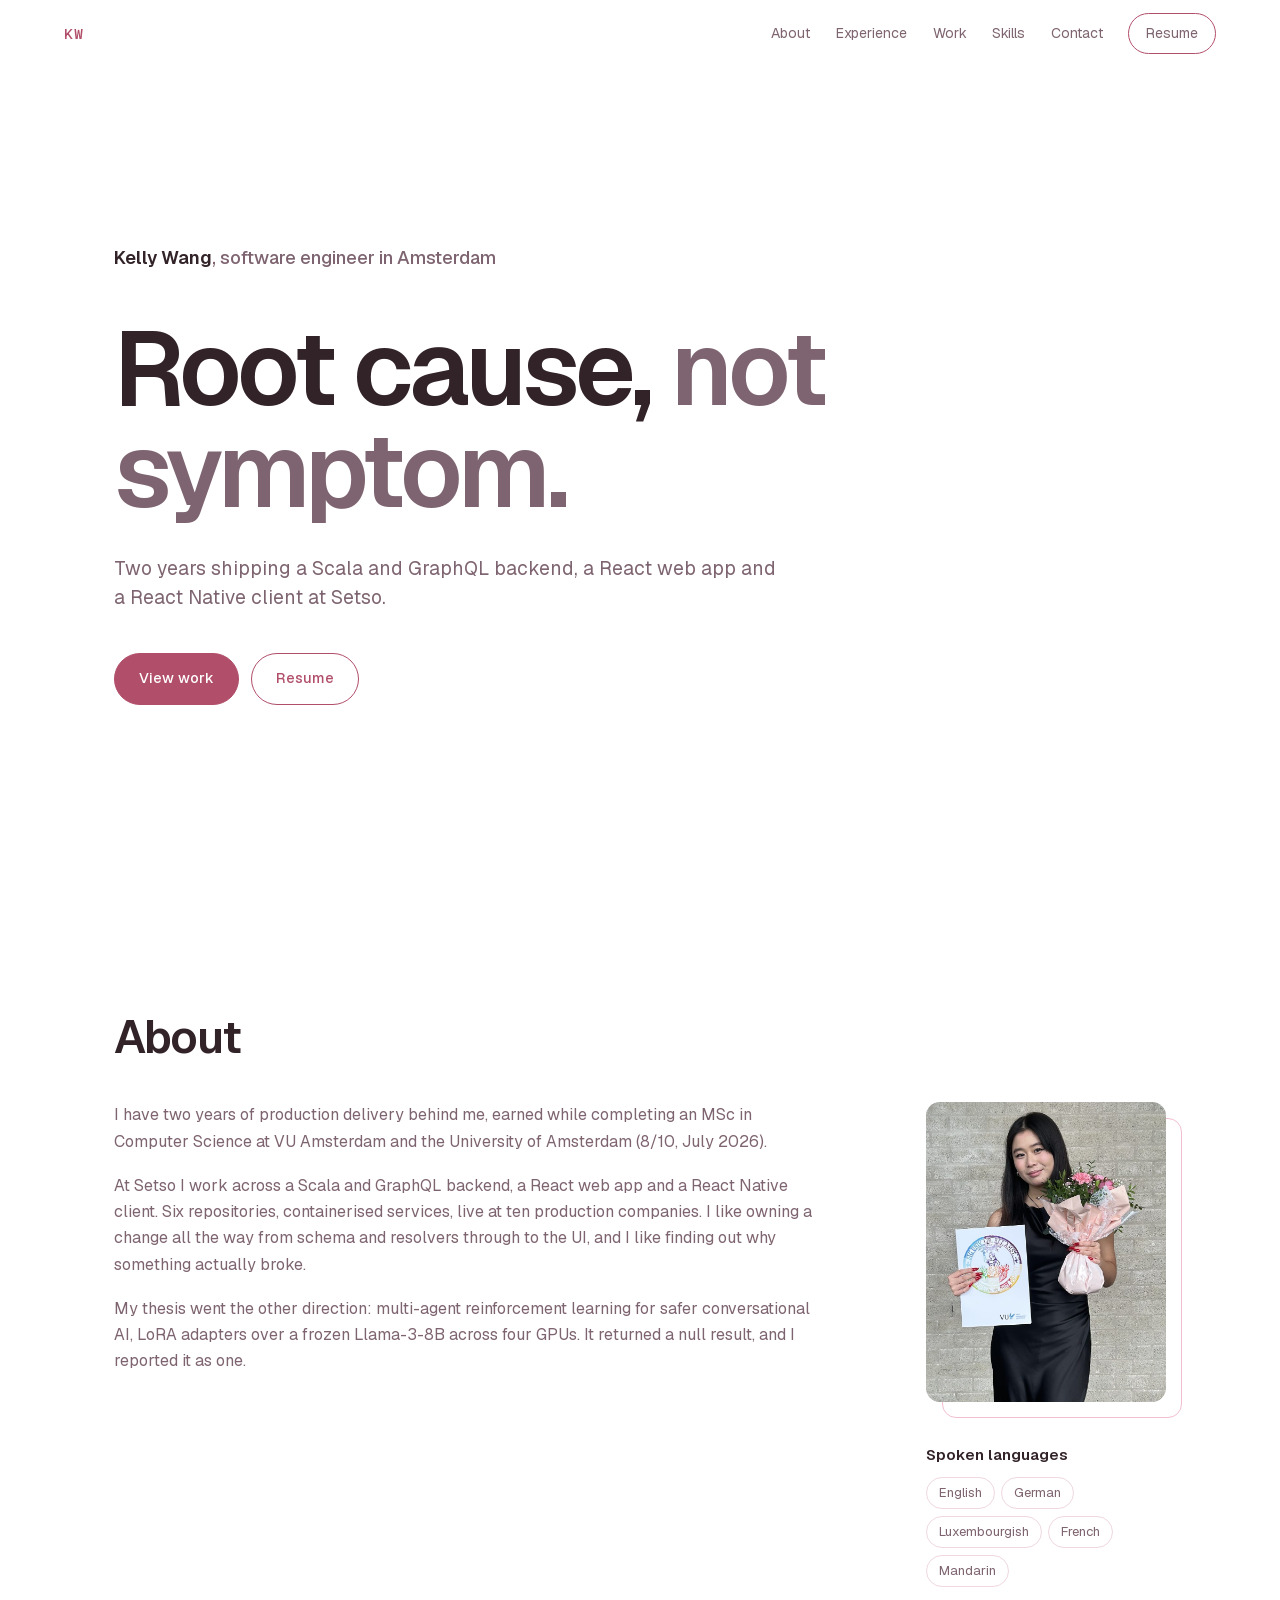
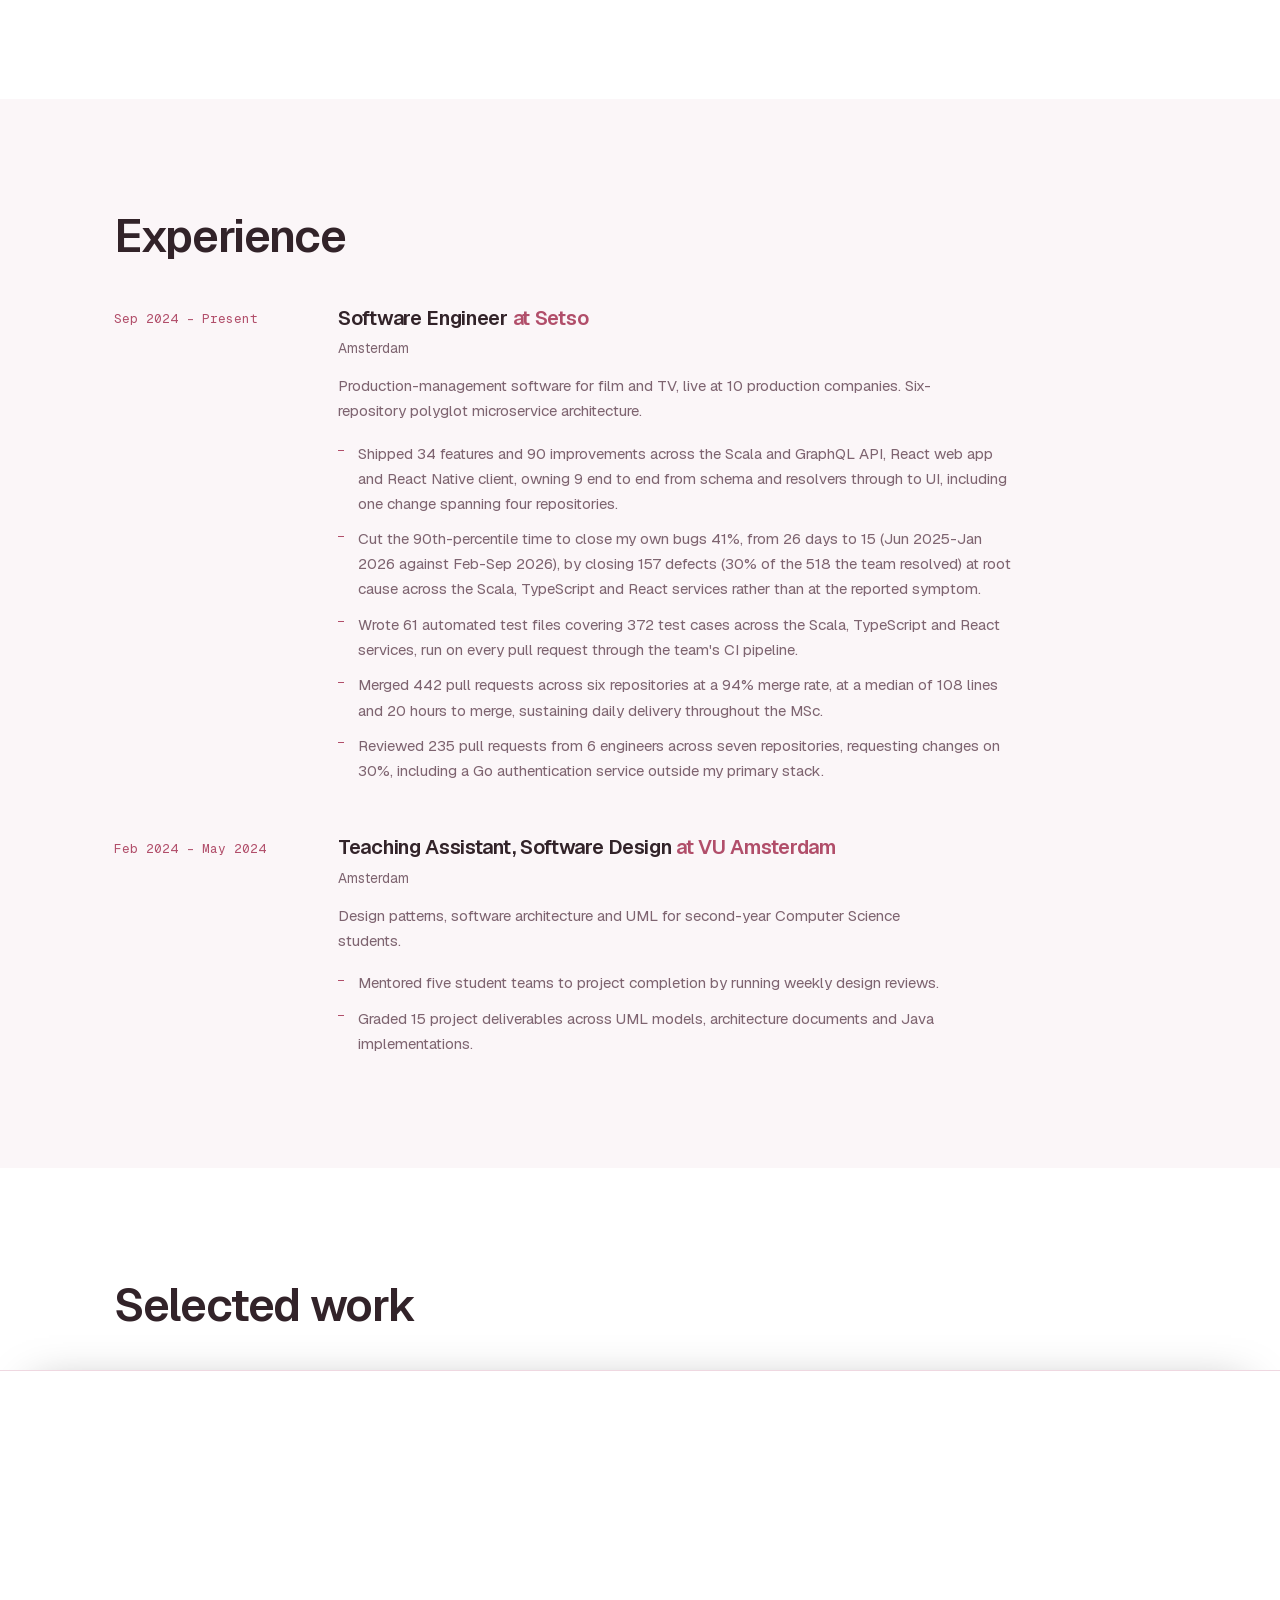
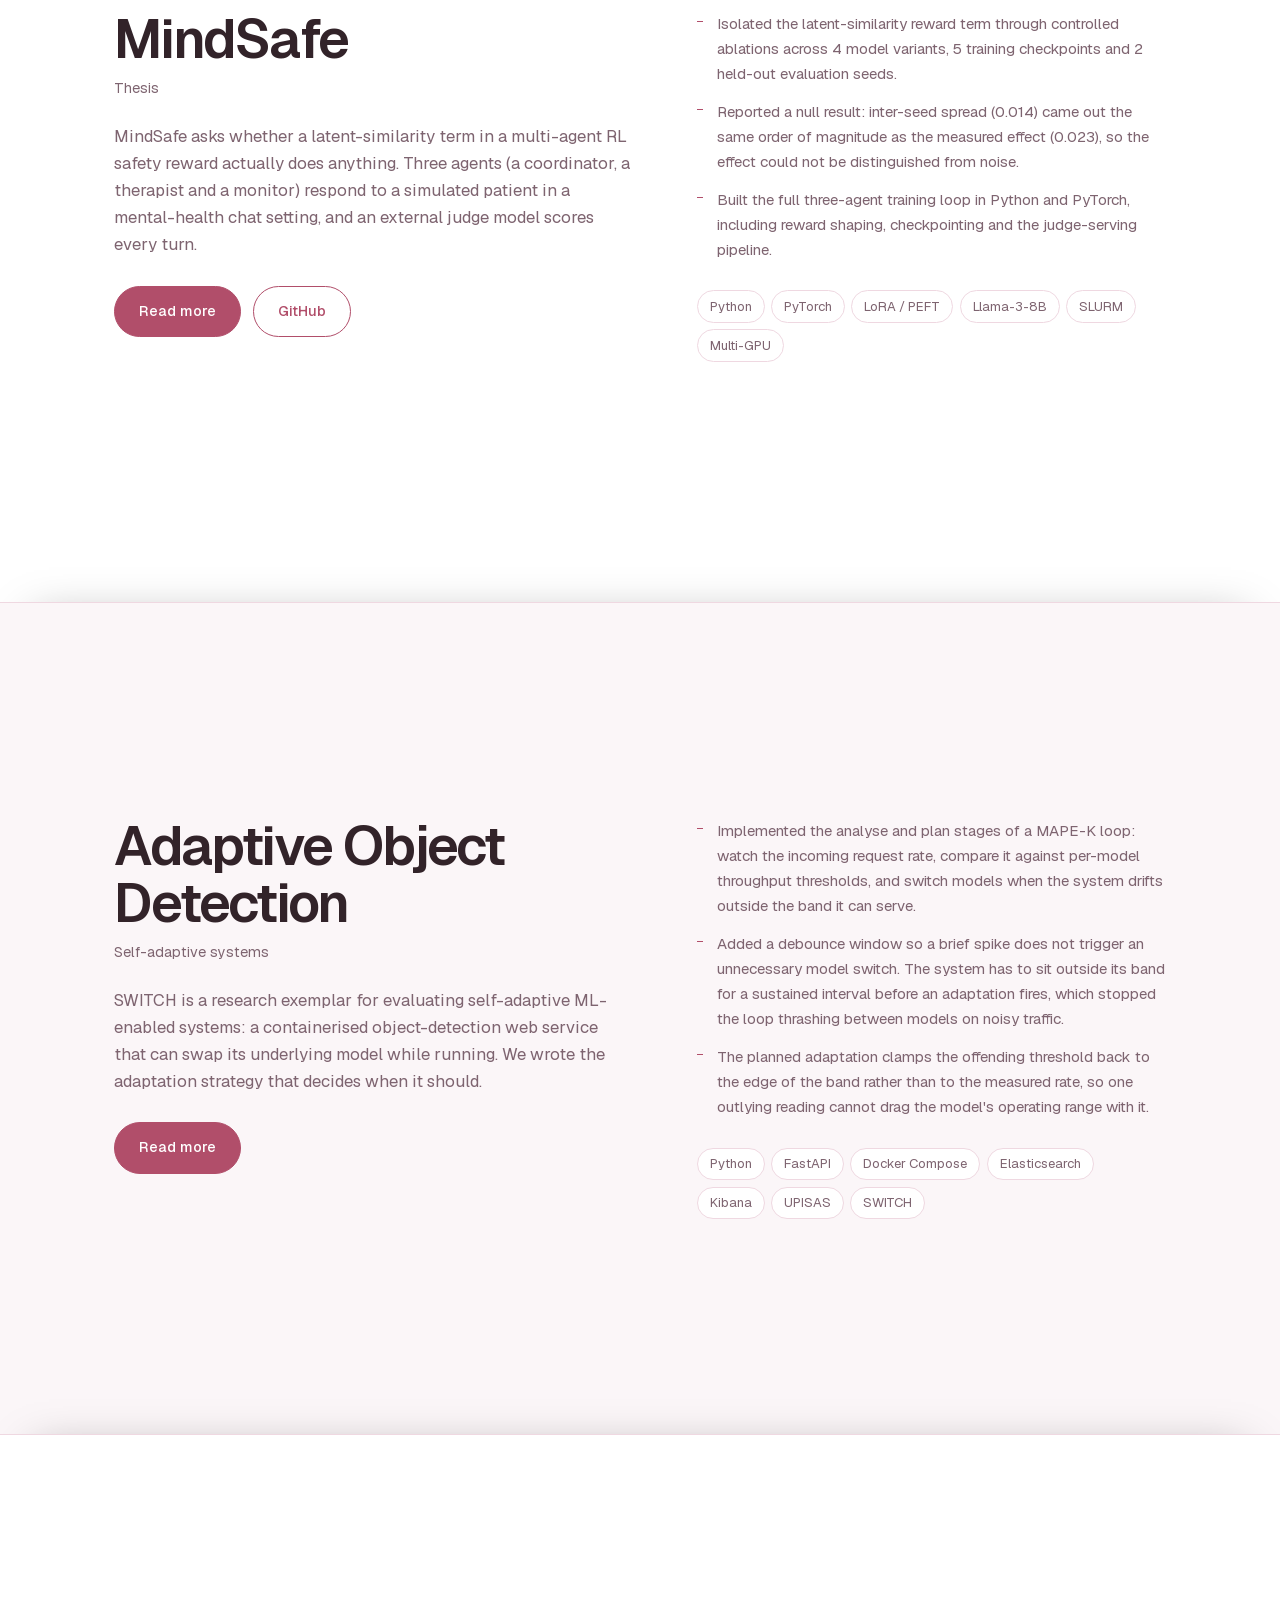
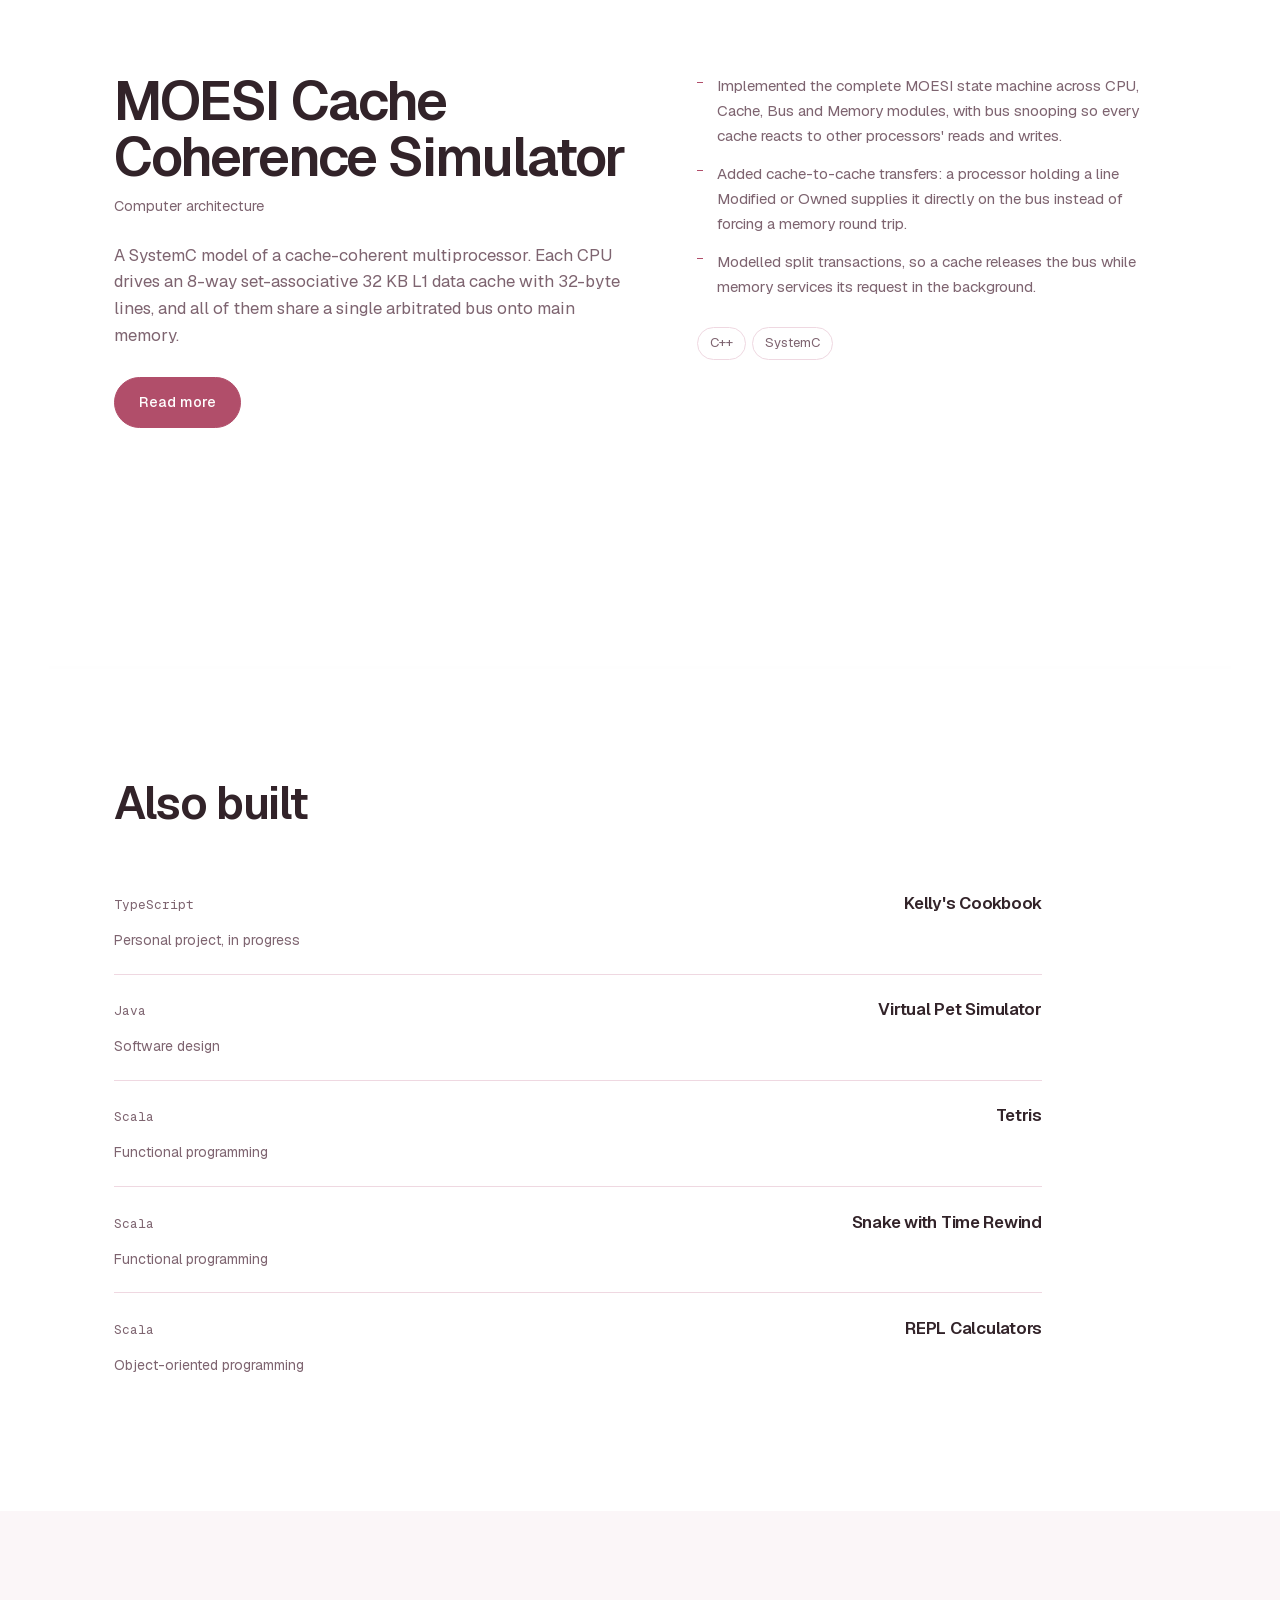
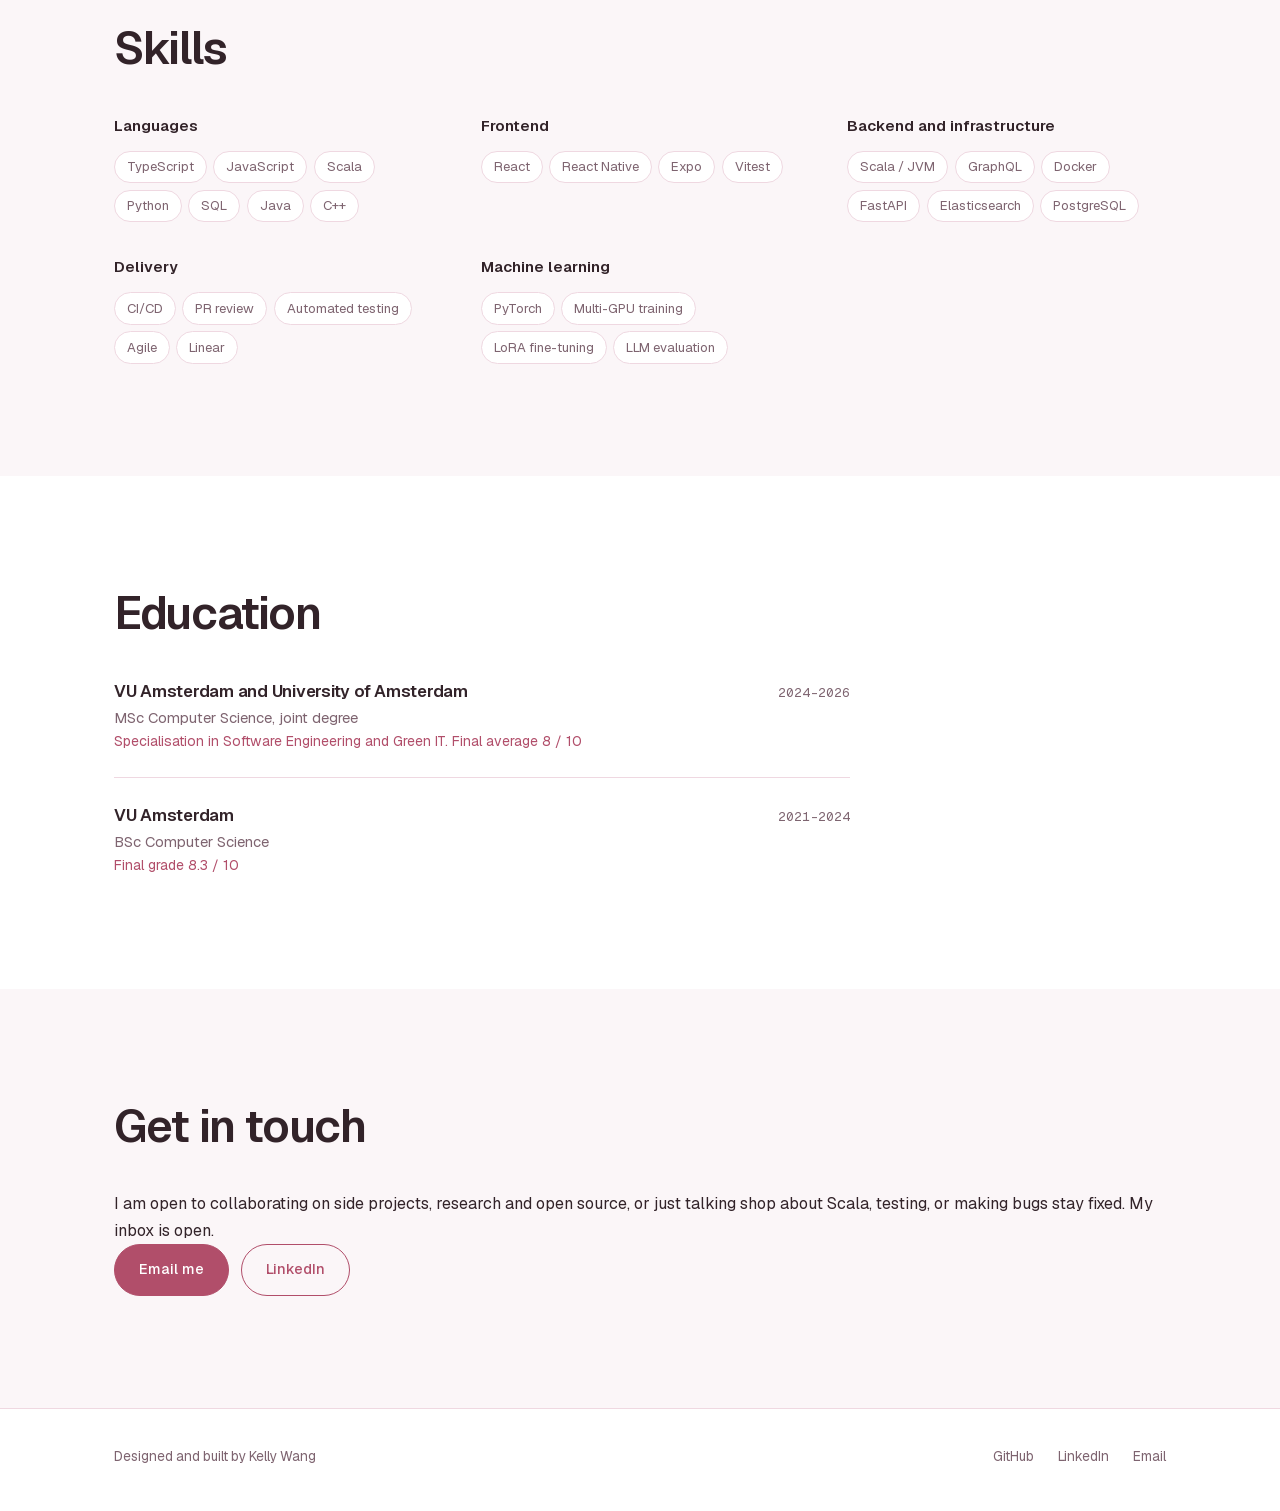
<file: index.html>
<!DOCTYPE html>
<html lang="en">
<head>
<meta charset="UTF-8" />
<meta name="viewport" content="width=device-width, initial-scale=1" />
<title>Kelly Wang | Software Engineer</title>
<meta name="description" content="Kelly Cheng Jie Wang, software engineer in Amsterdam. Scala, GraphQL, React and React Native." />
<link rel="preload" href="assets/fonts/geist-latin.woff2" as="font" type="font/woff2" crossorigin />
<link rel="stylesheet" href="css/styles.css" />
</head>
<body>

<nav class="nav" id="nav">
  <a href="#top" class="nav-mark">KW</a>
  <button class="nav-burger" id="burger" aria-expanded="false" aria-label="Menu"><span></span><span></span><span></span></button>
  <div class="nav-links" id="navlinks">
    <a href="#about">About</a>
    <a href="#experience">Experience</a>
    <a href="#work">Work</a>
    <a href="#skills">Skills</a>
    <a href="#contact">Contact</a>
    <a class="nav-cv" href="assets/KellyWang_CV.pdf" target="_blank" rel="noopener">Resume</a>
  </div>
</nav>

<header class="m-hero" id="top">
  <div class="wrap">
    <p class="m-who"><strong>Kelly Wang</strong>, software engineer in Amsterdam</p>
    <h1 class="m-claim">Root cause, <span class="soft">not symptom.</span></h1>
    <p class="m-sub" id="intro" data-copy="introAlt"></p>
    <div class="hero-actions">
      <a class="btn btn-solid" href="#work">View work</a>
      <a class="btn" href="assets/KellyWang_CV.pdf" target="_blank" rel="noopener">Resume</a>
    </div>
  </div>
</header>

<main>
  <section id="about">
    <div class="wrap">
      <h2 class="reveal">About</h2>
      <div class="about">
        <div class="reveal" id="abouttext"></div>
        <div class="reveal">
          <div class="hero-portrait" id="portrait"></div>
          <div class="langs reveal" id="langs" style="margin-top:2.5rem"></div>
        </div>
      </div>
    </div>
  </section>

  <section id="experience" class="alt">
    <div class="wrap">
      <h2 class="reveal">Experience</h2>
      <div class="jobs" id="jobs"></div>
    </div>
  </section>

  <section id="work" style="padding-bottom:0">
    <div class="wrap"><h2 class="reveal">Selected work</h2></div>
  </section>
  <div class="stack" id="stack"></div>

  <section id="more">
    <div class="wrap">
      <h2 class="reveal">Also built</h2>
      <ul class="minor reveal" id="minor"></ul>
    </div>
  </section>

  <section id="skills" class="alt">
    <div class="wrap">
      <h2 class="reveal">Skills</h2>
      <div class="skills reveal" id="skillgrid"></div>
    </div>
  </section>

  <section id="education">
    <div class="wrap">
      <h2 class="reveal">Education</h2>
      <div class="edu reveal" id="edu"></div>
    </div>
  </section>

  <section id="contact" class="alt">
    <div class="wrap">
      <h2 class="reveal">Get in touch</h2>
      <p class="reveal">I am open to collaborating on side projects, research and open source, or just talking shop about Scala, testing, or making bugs stay fixed. My inbox is open.</p>
      <div class="hero-actions reveal" id="contactactions"></div>
    </div>
  </section>
</main>

<footer>
  <div class="wrap row">
    <p>Designed and built by Kelly Wang</p>
    <nav id="footlinks"></nav>
  </div>
</footer>


<script src="js/data.js"></script>
<script src="js/site.js"></script>
</body>
</html>
</file>
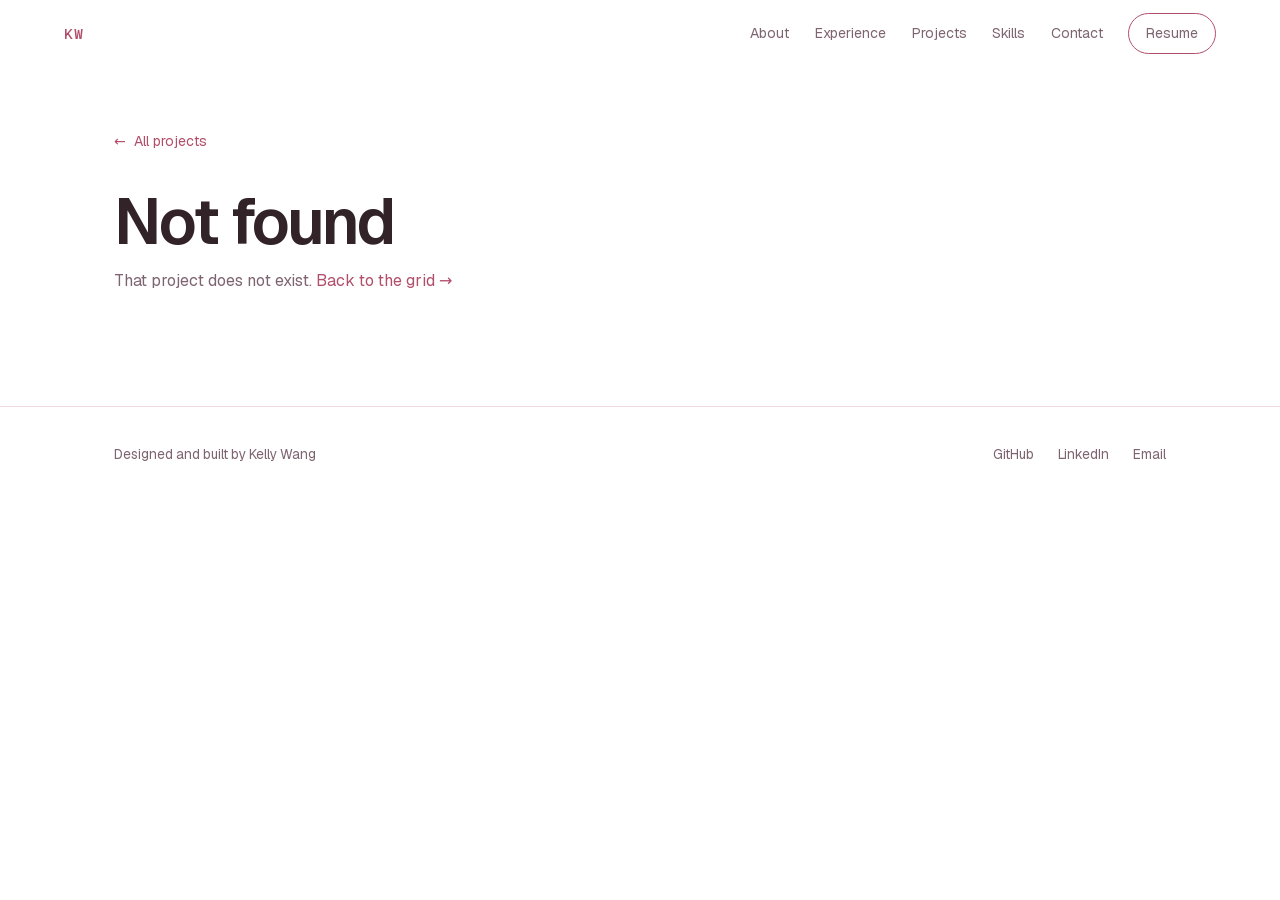
<file: project.html>
<!DOCTYPE html>
<html lang="en">
<head>
<meta charset="UTF-8" />
<meta name="viewport" content="width=device-width, initial-scale=1" />
<title>Project | Kelly Wang</title>
<meta name="description" content="Project detail. Kelly Cheng Jie Wang, software engineer in Amsterdam." />
<link rel="preload" href="assets/fonts/geist-latin.woff2" as="font" type="font/woff2" crossorigin />
<link rel="stylesheet" href="css/styles.css" />
</head>
<body>

<nav class="nav" id="nav">
  <a href="index.html" class="nav-mark">KW</a>
  <button class="nav-burger" id="burger" aria-expanded="false" aria-label="Menu"><span></span><span></span><span></span></button>
  <div class="nav-links" id="navlinks">
    <a href="index.html#about">About</a>
    <a href="index.html#experience">Experience</a>
    <a href="index.html#projects">Projects</a>
    <a href="index.html#skills">Skills</a>
    <a href="index.html#contact">Contact</a>
    <a class="nav-cv" href="assets/KellyWang_CV.pdf" target="_blank" rel="noopener">Resume</a>
  </div>
</nav>

<main class="wrap" id="proj">
  <div class="p-hero">
    <a class="back" href="index.html#projects"><span class="arr">&larr;</span> All projects</a>
    <h1 class="p-title" id="p-title"></h1>
    <div class="p-meta" id="p-meta"></div>
    <div class="hero-actions" id="p-links" style="margin-bottom:2.5rem"></div>
  </div>

  <div class="p-cover" id="p-cover"></div>

  <div class="p-body">
    <div>
      <h2>Overview</h2>
      <div id="p-overview"></div>
      <h2>What I built</h2>
      <ul id="p-highlights"></ul>
      <p class="pull" id="p-takeaway" hidden></p>
    </div>
    <aside class="side">
      <div>
        <h3>Stack</h3>
        <div class="chips" id="p-stack"></div>
      </div>
      <div>
        <h3>Role</h3>
        <p class="note" id="p-role"></p>
      </div>
      <div>
        <h3>Code</h3>
        <p class="note" id="p-repo"></p>
      </div>
    </aside>
  </div>

  <div class="p-next" id="p-next"></div>
</main>

<footer style="margin-top:4.5rem">
  <div class="wrap row">
    <p>Designed and built by Kelly Wang</p>
    <nav id="footlinks"></nav>
  </div>
</footer>

<script src="js/data.js"></script>
<script src="js/site.js"></script>
</body>
</html>
</file>
<file: css/styles.css>
@import url("fonts.css");

/* ── Palette ────────────────────────────────────────────────────────────
   One accent, used identically everywhere (colour consistency lock).
   Every value here is verified to WCAG AA as text and as a button fill.
   Page theme is locked to light: no section inverts. */

:root {
  --bg:        #FFFFFF;
  --bg-alt:    #FBF6F8;
  --bg-sunk:   #F6ECF0;
  --accent:    #B14E6A;
  --accent-hi: #93384F;
  --accent-sm: #F2BED1;
  --accent-wash:#FDF2F6;
  --text:      #322329;
  --muted:     #7E6470;
  --border:    #EFD8E1;
  --shadow:    0 24px 60px -34px rgba(177,78,106,.36);
}

:root {
  --sans: "Geist", ui-sans-serif, system-ui, -apple-system, "Segoe UI", sans-serif;
  --mono: "Geist Mono", ui-monospace, SFMono-Regular, Menlo, monospace;

  /* Shape lock. Documented rule, applied everywhere:
     interactive controls are full pill, containers are 14px. Nothing else. */
  --r-control: 999px;
  --r-box:     14px;

  --max: 1180px;
  --gut: clamp(1.25rem, 5vw, 4rem);
  --ease: cubic-bezier(.22,.61,.36,1);
}

/* ── Base ──────────────────────────────────────────────────────────── */

*, *::before, *::after { box-sizing: border-box; margin: 0; padding: 0; }

html { scroll-behavior: smooth; scroll-padding-top: 6rem; }

body {
  background: var(--bg);
  color: var(--text);
  font-family: var(--sans);
  font-size: 16px;
  line-height: 1.65;
  -webkit-font-smoothing: antialiased;
}

a { color: inherit; text-decoration: none; }
img { max-width: 100%; display: block; }
::selection { background: var(--accent-sm); color: var(--text); }

:focus-visible { outline: 2px solid var(--accent); outline-offset: 3px; border-radius: 2px; }

.wrap { max-width: var(--max); margin-inline: auto; padding-inline: var(--gut); }

/* ── Nav (single line, 68px) ───────────────────────────────────────── */

.nav {
  position: fixed; inset: 0 0 auto 0; z-index: 50;
  height: 68px; display: flex; align-items: center; justify-content: space-between;
  gap: 1rem; padding-inline: var(--gut);
  background: color-mix(in srgb, var(--bg) 84%, transparent);
  backdrop-filter: blur(14px);
  border-bottom: 1px solid transparent;
  transition: border-color .3s var(--ease);
}

.nav-mark { font-family: var(--mono); font-size: .95rem; font-weight: 500; letter-spacing: .04em; color: var(--accent); }

.nav-links { display: flex; align-items: center; gap: 1.6rem; }
.nav-links a { font-size: .88rem; color: var(--muted); transition: color .2s; }
.nav-links a:hover { color: var(--text); }

.nav-cv {
  font-size: .82rem; border: 1px solid var(--accent); color: var(--accent);
  padding: .48rem 1.05rem; border-radius: var(--r-control);
  transition: background .2s, color .2s;
}
.nav-cv:hover { background: var(--accent); color: #fff; }

.nav-burger { display: none; background: none; border: 0; cursor: pointer; padding: .4rem; }
.nav-burger span { display: block; width: 22px; height: 1.5px; background: var(--text); margin: 5px 0; transition: transform .3s var(--ease), opacity .2s; }
.nav-burger[aria-expanded="true"] span:nth-child(1) { transform: translateY(6.5px) rotate(45deg); }
.nav-burger[aria-expanded="true"] span:nth-child(2) { opacity: 0; }
.nav-burger[aria-expanded="true"] span:nth-child(3) { transform: translateY(-6.5px) rotate(-45deg); }

@media (max-width: 860px) {
  .nav-burger { display: block; }
  .nav-links {
    position: fixed; inset: 0 0 0 32%;
    flex-direction: column; justify-content: center; gap: 1.75rem;
    background: var(--bg-alt); border-left: 1px solid var(--border);
    transform: translateX(100%); transition: transform .35s var(--ease);
  }
  .nav-links.open { transform: none; }
  .nav-links a { font-size: 1.05rem; }
  .nav-cv { order: 9; }
}

/* ── Hero: split, left copy / right portrait. Top padding capped at 6rem ── */

.hero { min-height: 100svh; display: flex; align-items: center; padding-block: 6rem 3rem; }
.hero-grid { display: grid; grid-template-columns: 1.15fr .85fr; gap: clamp(2rem, 6vw, 5rem); align-items: center; width: 100%; }

.hero h1 {
  font-size: clamp(3rem, 9vw, 5.75rem);
  font-weight: 600; line-height: 1.02; letter-spacing: -.035em;
  margin-bottom: 1.25rem;
}
.cursor { color: var(--accent); font-weight: 300; animation: blink 1.05s steps(1) infinite; }
@keyframes blink { 50% { opacity: 0; } }

.hero p { max-width: 34ch; color: var(--muted); font-size: 1.125rem; line-height: 1.55; margin-bottom: 2.25rem; }

.hero-actions { display: flex; flex-wrap: wrap; gap: .75rem; }

.btn {
  display: inline-flex; align-items: center; gap: .5rem; white-space: nowrap;
  font-size: .9rem; font-weight: 500; padding: .8rem 1.5rem;
  border-radius: var(--r-control); border: 1px solid var(--accent); color: var(--accent);
  transition: background .22s, color .22s, border-color .22s, transform .12s var(--ease);
}
.btn:hover { background: var(--accent-wash); }
.btn:active { transform: translateY(1px); }
.btn-solid { background: var(--accent); color: #fff; }
.btn-solid:hover { background: var(--accent-hi); border-color: var(--accent-hi); }

.hero-portrait { position: relative; }
.hero-portrait img, .hero-portrait .ph {
  width: 100%; aspect-ratio: 4/5; object-fit: cover; border-radius: var(--r-box);
}
.hero-portrait::after {
  content: ""; position: absolute; inset: 16px -16px -16px 16px;
  border: 1px solid var(--accent-sm); border-radius: var(--r-box); z-index: -1;
}
.ph {
  display: grid; place-items: center; background: var(--bg-sunk);
  color: var(--muted); font-family: var(--mono); font-size: .75rem;
  text-align: center; padding: 1rem; line-height: 1.6;
}

@media (max-width: 860px) {
  .hero-grid { grid-template-columns: 1fr; gap: 2.5rem; }
  .hero-portrait { max-width: 17rem; }
  .hero-portrait::after { inset: 12px -12px -12px 12px; }
}

/* ── Sections. No numbering, no eyebrows. ─────────────────────────── */

section { padding-block: clamp(4rem, 9vw, 7rem); }
.alt { background: var(--bg-alt); }

h2 {
  font-size: clamp(1.9rem, 4.5vw, 2.85rem);
  font-weight: 600; letter-spacing: -.03em; line-height: 1.1;
  margin-bottom: 2.5rem;
}

/* ── About ─────────────────────────────────────────────────────────── */

.about { display: grid; grid-template-columns: minmax(0,1fr) 15rem; gap: clamp(2rem,6vw,5rem); align-items: start; }
.about p { color: var(--muted); margin-bottom: 1.1rem; max-width: 65ch; }

.langs { display: grid; gap: 1.4rem; }
.langs h3 { font-size: .95rem; font-weight: 600; margin-bottom: .6rem; }
.chips { display: flex; flex-wrap: wrap; gap: .4rem; }
.chip {
  font-size: .82rem; color: var(--muted);
  border: 1px solid var(--border); border-radius: var(--r-control);
  padding: .28rem .75rem; background: var(--bg);
}

/* ── Experience ────────────────────────────────────────────────────── */

.jobs { display: grid; gap: 3rem; }
.job { display: grid; grid-template-columns: 11rem minmax(0,1fr); gap: clamp(1rem,4vw,3rem); }
.job-when { font-family: var(--mono); font-size: .8rem; color: var(--accent); padding-top: .4rem; }
.job h3 { font-size: 1.25rem; font-weight: 600; letter-spacing: -.015em; }
.job h3 .at { color: var(--accent); }
.job .place { font-size: .85rem; color: var(--muted); margin-top: .15rem; }
.job .blurb { color: var(--muted); font-size: .95rem; margin: .85rem 0 1.1rem; max-width: 62ch; }
.job ul { list-style: none; display: grid; gap: .65rem; }
.job li { position: relative; padding-left: 1.25rem; color: var(--muted); font-size: .95rem; max-width: 68ch; }
.job li::before { content: ""; position: absolute; left: 0; top: .62em; width: 6px; height: 1px; background: var(--accent); }

@media (max-width: 740px) { .job { grid-template-columns: 1fr; gap: .4rem; } }

/* ── Projects ──────────────────────────────────────────────────────── */

.filters { display: flex; flex-wrap: wrap; gap: .45rem; margin-bottom: 2rem; }
.filters button {
  font-size: .82rem; padding: .4rem 1rem; border-radius: var(--r-control); cursor: pointer;
  border: 1px solid var(--border); background: transparent; color: var(--muted);
  font-family: inherit; transition: all .2s;
}
.filters button:hover { border-color: var(--accent-sm); color: var(--text); }
.filters button[aria-pressed="true"] { background: var(--accent); border-color: var(--accent); color: #fff; }

.grid { display: grid; grid-template-columns: repeat(auto-fill, minmax(19.5rem,1fr)); gap: 1.5rem; }

.card {
  display: flex; flex-direction: column; overflow: hidden;
  background: var(--bg); border: 1px solid var(--border); border-radius: var(--r-box);
  transition: transform .3s var(--ease), box-shadow .3s var(--ease), border-color .3s;
}
.card:hover { transform: translateY(-4px); border-color: var(--accent-sm); box-shadow: var(--shadow); }
.card.hide { display: none; }

.card-cover { aspect-ratio: 16/10; border-bottom: 1px solid var(--border); background: var(--bg-sunk); }
.card-cover img { width: 100%; height: 100%; object-fit: cover; }

/* Coverless cards get a hairline of accent instead of an empty image panel. */
.card:not(:has(.card-cover)) .card-body { border-top: 2px solid var(--accent-sm); }

.card-body { padding: 1.25rem 1.35rem 1.4rem; display: flex; flex-direction: column; flex: 1; }
.card h3 { font-size: 1.1rem; font-weight: 600; letter-spacing: -.02em; }
.card .meta { font-size: .8rem; color: var(--muted); margin: .2rem 0 .65rem; flex: 0 0 auto; }
.card .blurb { color: var(--muted); font-size: .9rem; line-height: 1.55; flex: 1; }
.card-tags { display: flex; flex-wrap: wrap; gap: .35rem; margin-top: 1rem; }
.tag {
  font-size: .74rem; color: var(--muted); background: var(--accent-wash);
  border: 1px solid var(--border); padding: .2rem .6rem; border-radius: var(--r-control);
}
.card-more { font-size: .85rem; color: var(--accent); margin-top: 1rem; display: inline-flex; gap: .4rem; align-items: center; }
.card:hover .card-more .arr { transform: translateX(4px); }
.card-more .arr { transition: transform .25s var(--ease); }

/* ── Skills ────────────────────────────────────────────────────────── */

.skills { display: grid; grid-template-columns: repeat(auto-fit, minmax(15rem,1fr)); gap: 2rem 3rem; }
.skills h3 { font-size: .95rem; font-weight: 600; margin-bottom: .8rem; }
.skills .chips { gap: .4rem; }

/* ── Education. Sparse dividers, not a hairline per row. ──────────── */

.edu { display: grid; gap: 1.5rem; max-width: 46rem; }
.edu-row { display: grid; grid-template-columns: minmax(0,1fr) auto; gap: 1rem; align-items: baseline; }
.edu-row + .edu-row { border-top: 1px solid var(--border); padding-top: 1.5rem; }
.edu-row h3 { font-size: 1.05rem; font-weight: 600; letter-spacing: -.015em; }
.edu-row .deg { color: var(--muted); font-size: .92rem; }
.edu-row .note { color: var(--accent); font-size: .88rem; }
.edu-row .when { font-family: var(--mono); font-size: .8rem; color: var(--muted); white-space: nowrap; }

/* ── Contact ───────────────────────────────────────────────────────── */

.contact h2 { max-width: 18ch; }
.contact p { max-width: 48ch; color: var(--muted); font-size: 1.05rem; margin-bottom: 2rem; }

footer { padding: 2.25rem 0 2.75rem; border-top: 1px solid var(--border); }
footer .row { display: flex; flex-wrap: wrap; gap: .6rem 1.75rem; align-items: center; justify-content: space-between; }
footer p, footer a { font-size: .85rem; color: var(--muted); }
footer a:hover { color: var(--accent); }
footer nav { display: flex; gap: 1.5rem; }

/* ── Project detail page ───────────────────────────────────────────── */

.back { font-size: .88rem; color: var(--accent); display: inline-flex; gap: .5rem; align-items: center; margin-bottom: 2.25rem; }
.back:hover .arr { transform: translateX(-4px); }
.back .arr { transition: transform .25s var(--ease); }

.p-hero { padding-block: 8rem 2.5rem; }
.p-title { font-size: clamp(2.25rem, 6.5vw, 4rem); font-weight: 600; line-height: 1.04; letter-spacing: -.035em; margin-bottom: .75rem; }
.p-meta { display: flex; flex-wrap: wrap; gap: .4rem 1.5rem; font-size: .9rem; color: var(--muted); margin-bottom: 1.75rem; }
.p-cover { aspect-ratio: 21/9; border: 1px solid var(--border); border-radius: var(--r-box); overflow: hidden; margin-bottom: 3rem; }
.p-cover img { width: 100%; height: 100%; object-fit: cover; }

.p-body { display: grid; grid-template-columns: minmax(0,1fr) 16rem; gap: clamp(2rem,6vw,4.5rem); align-items: start; }
.p-body h2 { font-size: 1.5rem; margin: 2.5rem 0 1rem; }
.p-body h2:first-child { margin-top: 0; }
.p-body p { color: var(--muted); margin-bottom: 1rem; max-width: 65ch; }
.p-body ul { list-style: none; display: grid; gap: .75rem; }
.p-body ul li { position: relative; padding-left: 1.25rem; color: var(--muted); max-width: 68ch; }
.p-body ul li::before { content: ""; position: absolute; left: 0; top: .62em; width: 6px; height: 1px; background: var(--accent); }

.pull { border-left: 2px solid var(--accent); padding: .2rem 0 .2rem 1.35rem; margin-top: 2.5rem; font-size: 1.15rem; line-height: 1.5; color: var(--text); max-width: 56ch; }

.side { position: sticky; top: 6.5rem; display: grid; gap: 1.75rem; }
.side h3 { font-size: .95rem; font-weight: 600; margin-bottom: .7rem; }
.side .note { font-size: .88rem; color: var(--muted); line-height: 1.55; }
.side .note a { color: var(--accent); }

.p-next { border-top: 1px solid var(--border); margin-top: 4.5rem; padding-top: 2rem; display: flex; justify-content: space-between; gap: 1rem; font-size: .88rem; }
.p-next a { color: var(--accent); }

@media (max-width: 820px) {
  .about { grid-template-columns: 1fr; }
  .p-body { grid-template-columns: 1fr; }
  .side { position: static; }
}

/* ── Motion ────────────────────────────────────────────────────────────
   CSS scroll-driven animation, not a scroll listener and not an observer.
   The hidden start state lives inside @supports, so any browser without
   scroll-driven animations simply shows the content. Content is never
   able to get stuck invisible. */

@supports (animation-timeline: scroll()) {
  /* Nav hairline fades in as the page leaves the top. */
  .nav {
    animation: navline linear both;
    animation-timeline: scroll();
    animation-range: 0 72px;
  }
  @keyframes navline {
    from { border-bottom-color: transparent; }
    to   { border-bottom-color: var(--border); }
  }
}

@supports (animation-timeline: view()) {
  @media (prefers-reduced-motion: no-preference) {
    .reveal {
      animation: rise linear both;
      animation-timeline: view();
      animation-range: entry 5% cover 22%;
    }
    @keyframes rise {
      from { opacity: 0; transform: translateY(16px); }
      to   { opacity: 1; transform: none; }
    }
  }
}

@media (prefers-reduced-motion: reduce) {
  *, *::before, *::after { animation-duration: .01ms !important; transition-duration: .01ms !important; }
  html { scroll-behavior: auto; }
}

/* ── Editorial Manifesto hero and Sticky-Stack case studies ─────────── */

:root { --nav-h: 68px; }

/* ── Editorial manifesto hero ──────────────────────────────────────────
   No asset by design. Section 10 names this paradigm as type-led and
   poster-like, which is also the honest answer to having no project imagery. */

.m-hero {
  min-height: 100svh;
  display: flex; align-items: center;
  padding-block: 6rem 3rem;
}
.m-hero .wrap { width: 100%; }

.m-who {
  font-size: 1.15rem; font-weight: 500; color: var(--muted);
  margin-bottom: clamp(1.5rem, 4vw, 2.75rem);
}
.m-who strong { color: var(--text); font-weight: 600; }

.m-claim {
  font-size: clamp(2.9rem, 8.2vw, 6.5rem);
  font-weight: 600; line-height: .98; letter-spacing: -.04em;
  max-width: 15ch;
  margin-bottom: clamp(1.5rem, 3vw, 2rem);
}
.m-claim .soft { color: var(--muted); }

.m-sub {
  font-size: clamp(1rem, 1.6vw, 1.2rem); color: var(--muted);
  max-width: 52ch; line-height: 1.55;
  margin-bottom: 2.5rem;
}

/* ── Sticky-stack case studies ─────────────────────────────────────────
   Motivated (Section 5): each featured project gets the full viewport for
   one moment, and the previous one is physically pushed under it. That is
   hierarchy, not decoration. Pure CSS sticky, no library, no scroll handler. */

.stack { position: relative; }

.stack-panel {
  position: sticky; top: var(--nav-h);
  min-height: calc(100svh - var(--nav-h));
  display: flex; align-items: center;
  padding-block: clamp(2.5rem, 6vw, 4.5rem);
  background: var(--bg);
  border-top: 1px solid var(--border);
  box-shadow: 0 -16px 44px -34px rgba(0,0,0,.35);
}
.stack-panel:nth-child(even) { background: var(--bg-alt); }

.panel-grid { display: grid; grid-template-columns: minmax(0,1.05fr) minmax(0,.95fr); gap: clamp(2rem,5vw,4.5rem); align-items: start; width: 100%; }

.panel-title { font-size: clamp(2rem, 4.8vw, 3.4rem); font-weight: 600; letter-spacing: -.035em; line-height: 1.04; }
.panel-meta { font-size: .9rem; color: var(--muted); margin: .6rem 0 1.4rem; }
.panel-lede { color: var(--muted); font-size: 1.05rem; line-height: 1.6; max-width: 56ch; margin-bottom: 1.75rem; }
.panel-actions { display: flex; flex-wrap: wrap; gap: .75rem; }

.panel-points { list-style: none; display: grid; gap: .8rem; margin-bottom: 1.75rem; }
.panel-points li { position: relative; padding-left: 1.3rem; color: var(--muted); font-size: .95rem; max-width: 62ch; }
.panel-points li::before { content: ""; position: absolute; left: 0; top: .62em; width: 6px; height: 1px; background: var(--accent); }

@media (max-width: 900px) {
  .panel-grid { grid-template-columns: 1fr; gap: 1.75rem; }
  .stack-panel { position: static; min-height: 0; box-shadow: none; }
}

/* ── Compact list for the coursework projects ──────────────────────────
   Five items, so a list is the right component. One divider style, between
   rows only, never top and bottom on every row. */

.minor { list-style: none; display: grid; max-width: 58rem; }
.minor li + li { border-top: 1px solid var(--border); }
.minor a {
  display: grid; grid-template-columns: minmax(0,1fr) auto; gap: .35rem 1.5rem;
  align-items: baseline; padding: 1.35rem 0;
  transition: padding-left .25s var(--ease);
}
.minor a:hover { padding-left: .6rem; }
.minor .t { font-size: 1.05rem; font-weight: 600; letter-spacing: -.015em; }
.minor a:hover .t { color: var(--accent); }
.minor .c { grid-column: 1; font-size: .88rem; color: var(--muted); }
.minor .k { grid-row: 1 / span 2; font-size: .8rem; color: var(--muted); font-family: var(--mono); white-space: nowrap; }

@media (max-width: 620px) {
  .minor a { grid-template-columns: 1fr; }
  .minor .k { grid-row: auto; }
}
</file>
